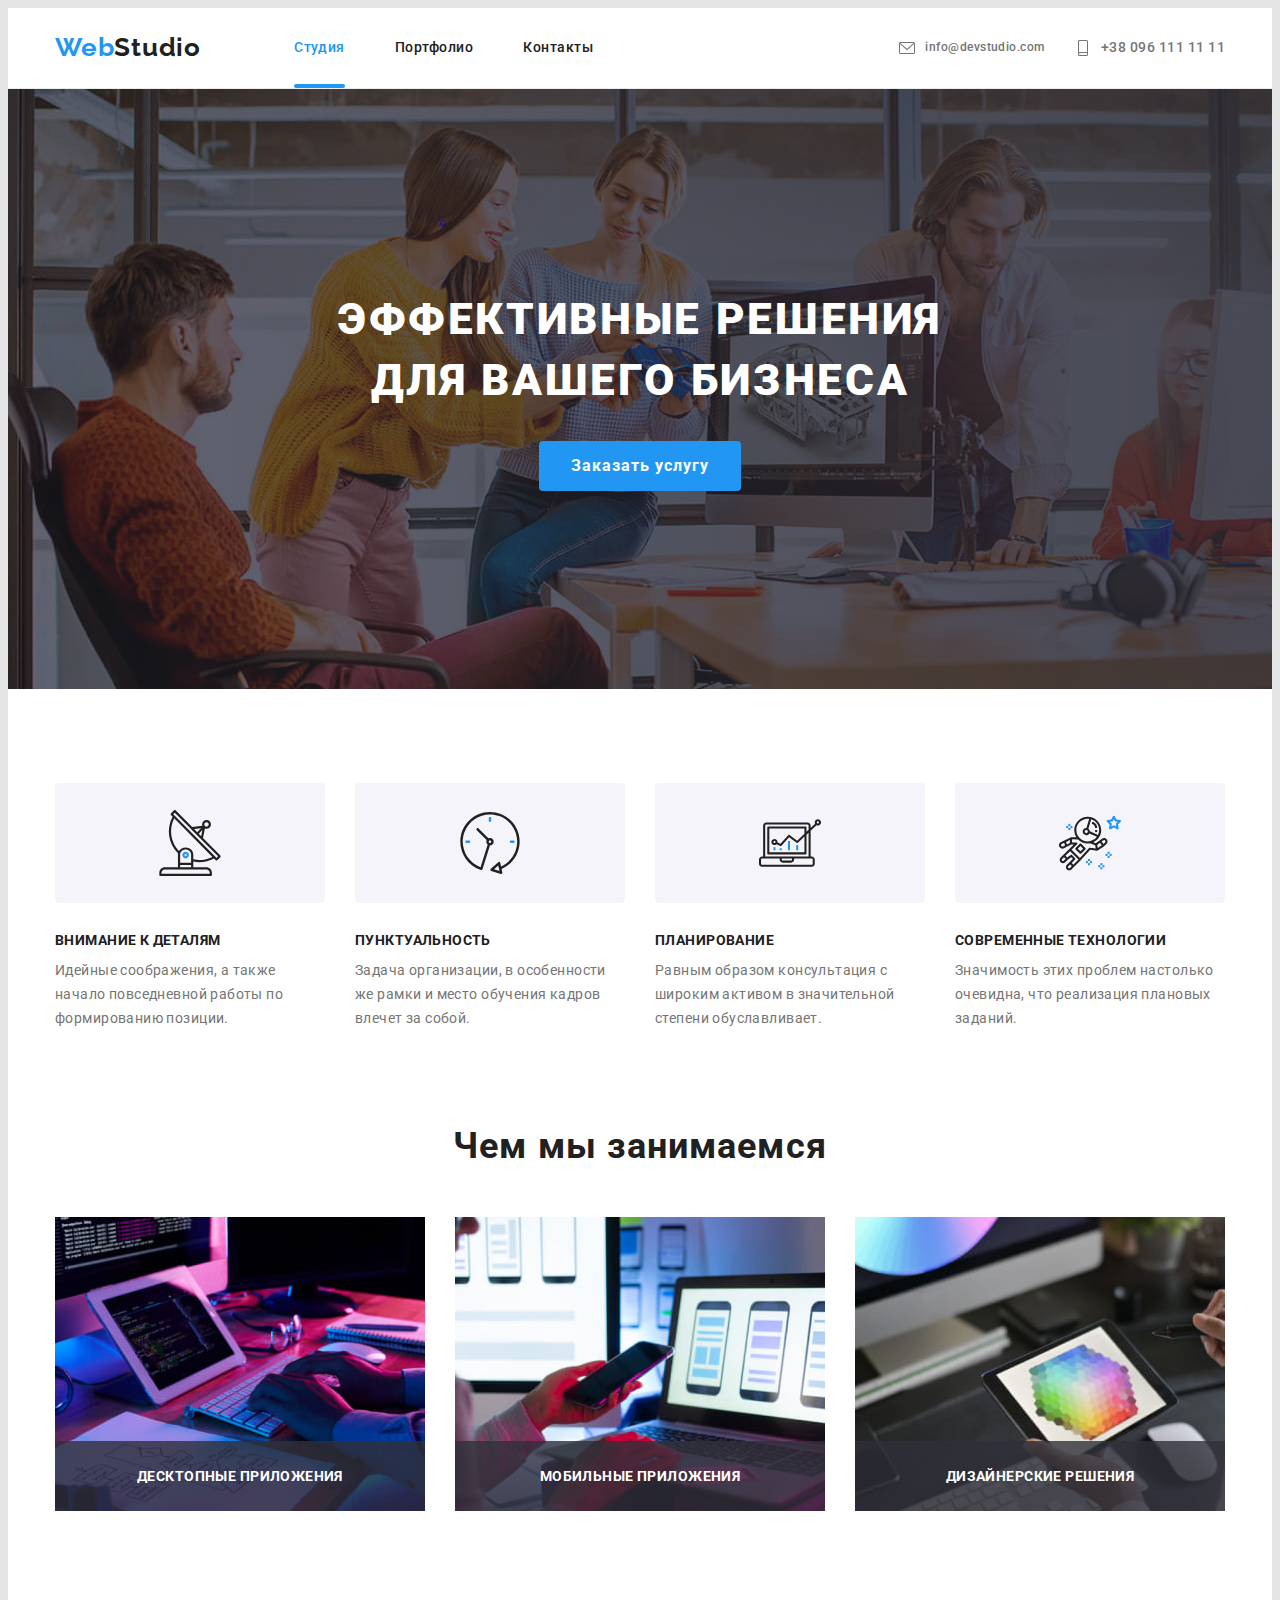
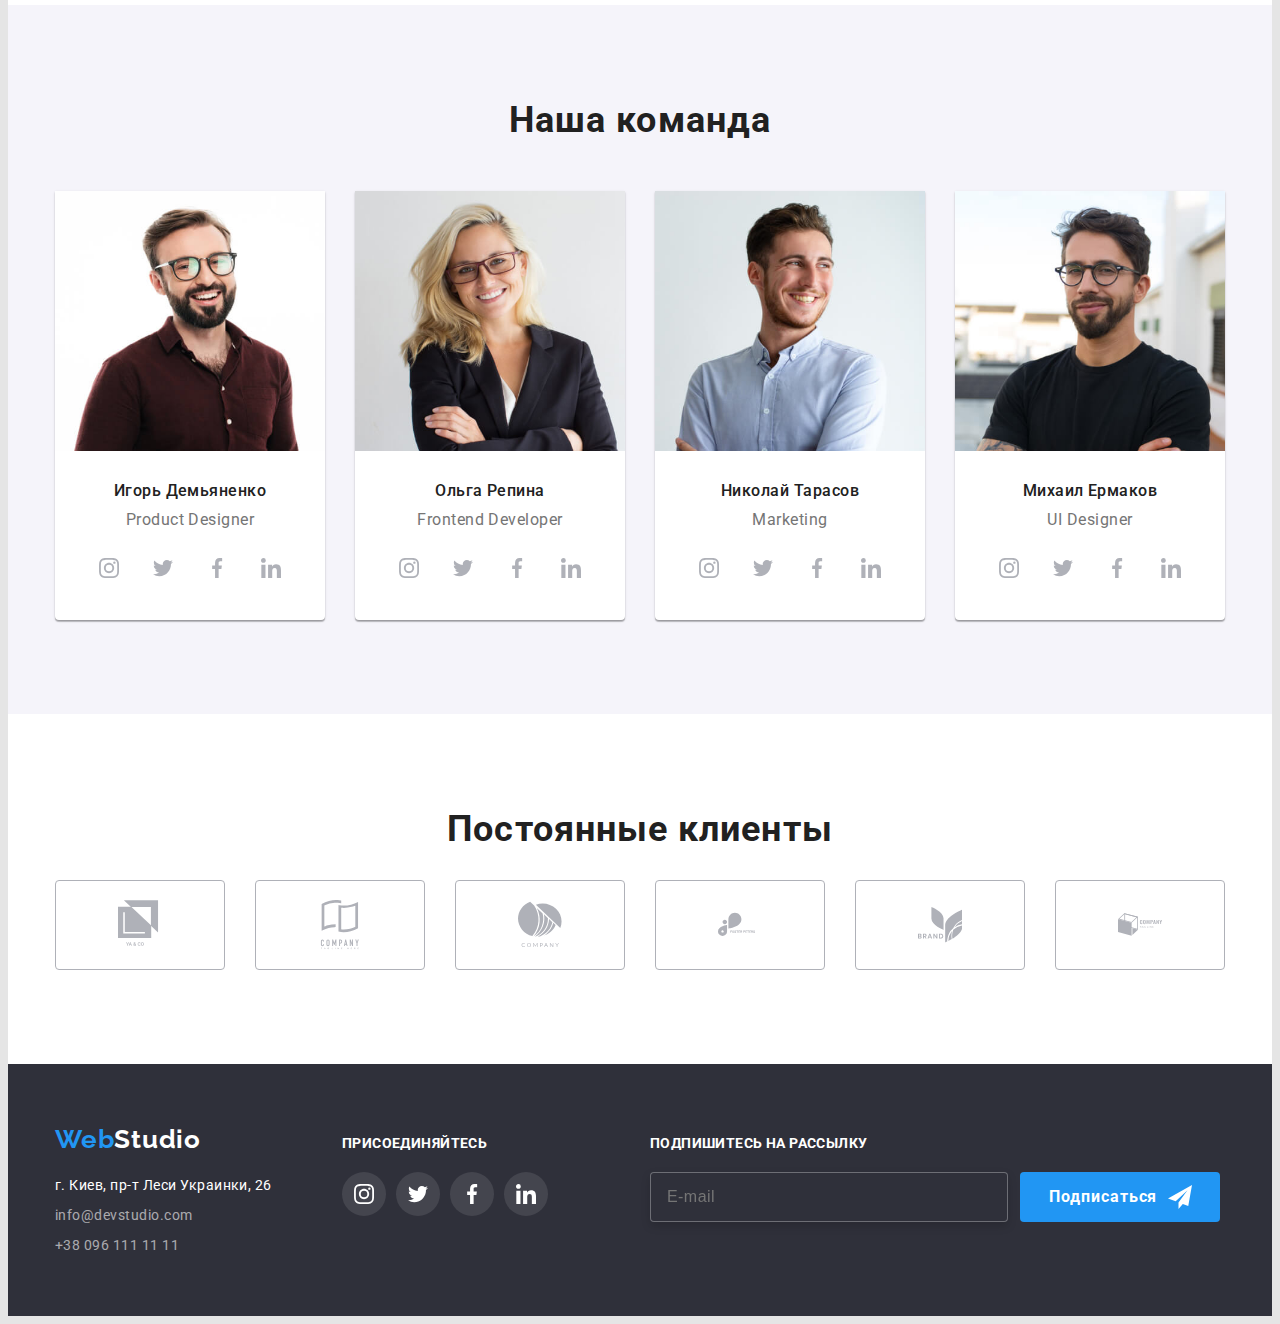
<file: index.html>
<!DOCTYPE html>
<html lang="ru">
  <head>
    <meta charset="UTF-8" />
    <meta name="viewport" content="width=device-width, initial-scale=1.0" />
    <title>WebStudio</title>
    <link href="https://fonts.googleapis.com/css2?family=Roboto:wght@400;500;700;900&display=swap" rel="stylesheet" />
    <link rel="stylesheet" href="https://cdnjs.cloudflare.com/ajax/libs/modern-normalize/1.0.0/modern-normalize.min.css"
        integrity="sha512-ISS7cAi1PEhQ8jnbJpJZMd29NlhNj4AWYyLOSp2CE/CsHxTCu+r+t0D2yoJudVrd0/8fTVPUVDzY5Tvli75u/g=="
        crossorigin="anonymous"/>
    <link rel="stylesheet" href="./css/main.min.css" />
  </head>

  <body>
    <header class="header">
      <div class="container header-list">
      <a class="logo link" href="./index.html"><span class="logo-web">Web</span>Studio</a>
      <nav>
        <ul class="site-nav list">
          <li class="item">
            <a href="./index.html" class="link current">Студия</a></li>
          <li class="item">
            <a href="./portfolio.html" class="link">Портфолио</a></li>
          <li class="item">
            <a href="#contacts" class="link">Контакты</a></li>
        </ul>
      </nav>

      <ul class="contacts list">
        <li class="item">
          <a class="mail link" href="mailto:info@devstudio.com">
            <svg class="icon-mail" style="height: 16px; width: 16px">
              <use href="./images/sprite.svg#mail">
              </use>
            </svg>info@devstudio.com</a>
        </li>
        <li class="item">
          <a class="phone link" href="tel:+380961111111">
            <svg class="icon-smartphone" style="height: 16px; width: 16px">
              <use href="./images/sprite.svg#smartphone"></use>
            </svg>+38 096 111 11 11</a>
        </li>
      </ul>
      </div>
      <svg class="mobile-menu-btn" data-menu-button>
        <use class="menu-open" href="./images/sprite.svg#menu-button"></use>
        <use class="menu-close" href="./images/sprite.svg#close-menu"></use>
      </svg>
      <div class="mobile-menu" data-menu>
        <ul class="mobile-menu-list" >
          <li class="mobile-menu-item">
            <a href="./index.html" class="mobile-menu-link link current">Студия</a></li>
          <li class="mobile-menu-item">
            <a href="./portfolio.html" class="mobile-menu-link link">Портфолио</a></li>
          <li class="mobile-menu-item">
            <a href="#contacts" class="mobile-menu-link link">Контакты</a></li>
        </ul>

        <ul class="contacts-mobile-list">
          <li class="contacts-menu-item">
            <a class="mail link" href="mailto:info@devstudio.com">
              <svg class="icon-mail" style="height: 16px; width: 16px">
                <use href="./images/sprite.svg#mail">
                </use>
              </svg>info@devstudio.com</a>
          </li>
          <li class="contacts-menu-item">
            <a class="phone link" href="tel:+380961111111">
              <svg class="icon-smartphone" style="height: 16px; width: 16px">
                <use href="./images/sprite.svg#smartphone"></use>
              </svg>+38 096 111 11 11</a>
          </li>
        </ul>
        
      </div>
      
    </header>

    <main>
      <section class="hero"> 
       <h1 class="mardgin-reset hero-title">Эффективные решения <br> для вашего бизнеса</h1>
       <button data-modal-open class="hero-button">Заказать услугу</button>
      </section>
      
      <div class="working">
        <section class="container">
          <ul class="work list">
            <li class="item">
              <h3 class="mardgin-reset small-title ikon-group">Внимание к деталям</h3>
              <p class="mardgin-reset">
            Идейные соображения, а также начало повседневной работы по
            формированию позиции.
              </p>
            </li>
            <li class="item">
              <h3 class="mardgin-reset small-title ikon-clock">Пунктуальность</h3>
              <p class="mardgin-reset">
            Задача организации, в особенности же рамки и место обучения кадров
            влечет за собой.
              </p>
            </li>
            <li class="item">
              <h3 class="mardgin-reset small-title ikon-diagram">Планирование</h3>
              <p class="mardgin-reset">
            Равным образом консультация с широким активом в значительной степени
            обуславливает.
              </p>
            </li>
            <li class="item">
              <h3 class="mardgin-reset small-title ikon-astronaut">Современные технологии</h3>
              <p class="mardgin-reset">
            Значимость этих проблем настолько очевидна, что реализация плановых
            заданий.
              </p>
            </li>
          </ul>
          <h2 class="mardgin-reset section-title work-title mobile-none">Чем мы занимаемся</h2>
          <ul class="img list mobile-none">
            <li class="item">
              <img src="./images/img.jpg" alt="img" width="370" height="294"/>
              <p class="img-item-name">Десктопные приложения</p>
            </li>
            <li class="item">
              <img src="./images/img(1).jpg" alt="img1" width="370" height="294" />
              <p class="img-item-name">Мобильные приложения</p>
            </li>
            <li class="item">
              <img src="./images/img(2).jpg" alt="img2" width="370" height="294" />
              <p class="img-item-name">Дизайнерские решения</p>
            </li>
          </ul>
        </section>
      </div>

      <div class="workers">
        <section class="container">
          <h2 class="mardgin-reset section-title comand">Наша команда</h2>
          <ul class="workers-team list">
        <li class="workers-list item">
          <img class="img" srcset="
          ./images/mobile/mobile/worker_1.jpg 1x, 
          ./images/mobile/mobile/worker_1@2x.jpg 2x" 
          src="./images/mobile/mobile/worker_1.jpg" 
          alt="Игорь Демьяненко">
             
          <h3 class="mardgin-reset name-title">Игорь Демьяненко</h3>
          <p class="mardgin-reset">Product Designer</p>
          <ul class="list social">
            <li class="item">
              <a class="social-icon" href="https://www.instagram.com/">
              <svg class="social-icon-item">
                <use href="./images/sprite.svg#instagram">
                </use>
              </svg></a></li>
            <li class="item">
              <a class="social-icon" href="https://twitter.com/">
                <svg class="social-icon-item" width="20"> 
                  <use href="./images/sprite.svg#twitter">
                  </use>
                </svg></a></li>
            <li class="item">
              <a class="social-icon" href="https://www.facebook.com/">
                <svg class="social-icon-item">
                  <use href="./images/sprite.svg#facebook">
                  </use>
                </svg></a></li>
            <li class="item">
              <a class="social-icon" href="https://www.linkedin.com/">
                <svg class="social-icon-item">
                  <use href="./images/sprite.svg#linkedin">
                  </use>
                </svg></a></li>
          </ul>
        </li>
        <li class="workers-list item">
          <img class="img" srcset="
                    ./images/mobile/mobile/worker_2.jpg 1x, 
                    ./images/mobile/mobile/worker_2@2x.jpg 2x" src="./images/mobile/mobile/worker_2.jpg" alt="Ольга Репина">
          <!-- <img src="./images/img(4).jpg" alt="Ольга Репина" width="270" height="260" /> -->
          <h3 class="mardgin-reset name-title">Ольга Репина</h3>
          <p class="mardgin-reset">Frontend Developer</p>
          <ul class="list social">
            <li class="item">
              <a class="social-icon" href="https://www.instagram.com/">
                <svg class="social-icon-item">
                  <use href="./images/sprite.svg#instagram">
                  </use>
                </svg></a></li>
            <li class="item">
              <a class="social-icon" href="https://twitter.com/">
                <svg class="social-icon-item">
                  <use href="./images/sprite.svg#twitter">
                  </use>
                </svg></a></li>
            <li class="item">
              <a class="social-icon" href="https://www.facebook.com/">
                <svg class="social-icon-item">
                  <use href="./images/sprite.svg#facebook">
                  </use>
                </svg></a></li>
            <li class="item">
              <a class="social-icon" href="https://www.linkedin.com/">
                <svg class="social-icon-item">
                  <use href="./images/sprite.svg#linkedin">
                  </use>
                </svg></a></li>
          </ul>
        </li>
        <li class="workers-list item">
          <img class="img" srcset="
            ./images/mobile/mobile/worker_3.jpg 1x, 
            ./images/mobile/mobile/worker_3@2x.jpg 2x" src="./images/mobile/mobile/worker_3.jpg"
            alt="Николай Тарасов">
          <!-- <img src="./images/img(5).jpg" alt="Николай Тарасов" width="270" height="260" /> -->
          <h3 class="mardgin-reset name-title">Николай Тарасов</h3>
          <p class="mardgin-reset">Marketing</p>
          <ul class="list social">
            <li class="item">
              <a class="social-icon" href="https://www.instagram.com/">
                <svg class="social-icon-item">
                  <use href="./images/sprite.svg#instagram">
                  </use>
                </svg></a></li>
            <li class="item">
              <a class="social-icon" href="https://twitter.com/">
                <svg class="social-icon-item">
                  <use href="./images/sprite.svg#twitter">
                  </use>
                </svg></a></li>
            <li class="item">
              <a class="social-icon" href="https://www.facebook.com/">
                <svg class="social-icon-item">
                  <use href="./images/sprite.svg#facebook">
                  </use>
                </svg></a></li>
            <li class="item">
              <a class="social-icon" href="hmbol-defsttps://www.linkedin.com/">
                <svg class="social-icon-item">
                  <use href="./images/sprite.svg#linkedin">
                  </use>
                </svg></a></li>
          </ul>
        </li>
        <li class="workers-list item">
          <img class="img" srcset="
            ./images/mobile/mobile/worker_4.jpg 1x, 
            ./images/mobile/mobile/worker_4@2x.jpg 2x" src="./images/mobile/mobile/worker_.jpg"
            alt="Михаил Ермаков">
          <!-- <img src="./images/img(6).jpg" alt="Михаил Ермаков" width="270" height="260" /> -->
          <h3 class="mardgin-reset name-title">Михаил Ермаков</h3>
          <p class="mardgin-reset">UI Designer</p>
          <ul class="list social">
            <li class="item">
              <a class="social-icon" href="https://www.instagram.com/">
                <svg class="social-icon-item">
                  <use href="./images/sprite.svg#instagram">
                  </use>
                </svg></a></li>
            <li class="item">
              <a class="social-icon" href="https://twitter.com/">
                <svg class="social-icon-item">
                  <use href="./images/sprite.svg#twitter">
                  </use>
                </svg></a></li>
            <li class="item">
              <a class="social-icon" href="https://www.facebook.com/">
                <svg class="social-icon-item">
                  <use href="./images/sprite.svg#facebook">
                  </use>
                </svg></a></li>
            <li class="item">
              <a class="social-icon" href="https://www.linkedin.com/">
                <svg class="social-icon-item">
                  <use href="./images/sprite.svg#linkedin">
                  </use>
                </svg></a></li>
          </ul>
        </li>
          </ul>
        </section>
      </div>
      <div class="clients">
        <section class="container">
          <h2 class="mardgin-reset section-title">Постоянные клиенты</h2>
          <ul class="list link-list">
            <li class="link-item">
              <div>
                <a class="link-item-logo" href="">
                    <svg class="icon-logo">
                      <use class="parametr" href="./images/sprite.svg#logo-1">
                      </use>
                    </svg></a>
                </div>
            </li>
            <li class="link-item">
              <div>
               <a class="link-item-logo" href="">
                <svg class="icon-logo">
                  <use class="parametr" href="./images/sprite.svg#logo-2">
                  </use>
                </svg></a>
              </div>
            </li>
            <li class="link-item">
              <div>
               <a class="link-item-logo" href="">
                <svg class="icon-logo">
                  <use class="parametr" href="./images/sprite.svg#logo-3">
                  </use>
                </svg></a>
              </div>
            </li>
            <li class="link-item">
              <div>
               <a class="link-item-logo" href="">
                <svg class="icon-logo">
                  <use class="parametr" href="./images/sprite.svg#logo-4">
                  </use>
                </svg></a>
              </div>
            </li>
            <li class="link-item">
              <div>
                <a class="link-item-logo" href="">
                <svg class="icon-logo">
                  <use class="parametr" href="./images/sprite.svg#logo-5">
                  </use>
                </svg></a>
              </div>
            </li>
            <li class="link-item">
              <div>
               <a class="link-item-logo" href="">
                <svg class="icon-logo">
                  <use class="parametr" href="./images/sprite.svg#logo-6">
                  </use>
                </svg></a>
              </div>
            </li>
            
          </ul>
        </section>
      </div> 
    </main>

    <footer class="contact" id="contacts">
      <section class="footer container">
        <h2 class="mardgin-reset visually-hidden">Контакты</h2>
      <ul class="list mobile">
        <li><a class="logo-white link" href="./index.html"><span class="logo-web">Web</span>Studio</a></li>
        <li><a class="address link" href="https://goo.gl/maps/WnVNhJ2JsG3J3h6x5" target="_blank" rel="noopener noreferer">
          г. Киев, пр-т Леси Украинки, 26</a></li>
        <li>
          <a class="footer-mail link" href="mailto:info@devstudio.com">info@devstudio.com</a>
        </li>
        <li>
          <a class="footer-phone link" href="tel:+380961111111">+38 096 111 11 11</a>
        </li>
      </ul>
      <div class="join">
        <p class="text-footer">присоединяйтесь</p>
        <ul class="list join-list">
        <li class="item">
          <a class="join-icon" href="https://www.instagram.com/">
            <svg class="icon">
              <use href="./images/sprite.svg#instagram">
              </use>
            </svg></a></li>
        <li class="item">
          <a class="join-icon" href="https://twitter.com/">
            <svg class="icon" width="20">
              <use href="./images/sprite.svg#twitter">
              </use>
            </svg></a></li>
        <li class="item">
          <a class="join-icon" href="https://www.facebook.com/">
            <svg class="icon">
              <use href="./images/sprite.svg#facebook">
              </use>
            </svg></a></li>
        <li class="item">
          <a class="join-icon" href="https://www.linkedin.com/">
            <svg class="icon">
              <use href="./images/sprite.svg#linkedin">
              </use>
            </svg></a></li>
        </ul>
      </div>
      <div class="join input">
        <p class="text-footer">Подпишитесь на рассылку</p>
        <form class="form-mobile">
          <input class="join-input" name="email" type="email" placeholder="E-mail" required>
          <button class="join-button">
          <svg class="icon-send">
            <use href="./images/sprite.svg#send-modal">
            </use>
          </svg>
          Подписаться</button>
        </form>
      </div>
      </section>
    </footer>

    <div class="backdrop is-hidden" data-backdrop>
      <div class="modal">
        <button class="modal-button" data-modal-close>
          <svg class="close-button" width="12" height="12">
            <use href="./images/sprite.svg#close-modal">
            </use>
          </svg>
          <!-- <img class="close-button" src="./images/Vector.svg" alt="x"> -->
        </button>
        <h2 class="modal-name">Оставьте свои данные, мы вам перезвоним</h2>
        <form class="form" autocomplete="off">
          <label class="form-field">
            <span class="form-label">Имя</span>
            <input class="form-input" name="name" type="text" placeholder=" " pattern="^[А-Яа-яЁё\s]+$" required>
            <svg class="icon-input" width="12" height="12">
              <use href="./images/sprite.svg#name-modal">
              </use>
            </svg>
          </label>
          <label class="form-field">
            <span class="form-label">Телефон</span>
            <input class="form-input" name="name" type="tel" placeholder=" " required>
            <svg class="icon-input" width="12" height="12">
              <use href="./images/sprite.svg#phone-modal">
              </use>
            </svg>
          </label>
          <label class="form-field">
            <span class="form-label">Почта</span>
            <input class="form-input" name="name" type="email" placeholder=" " required>
            <svg class="icon-input" width="12" height="12">
              <use href="./images/sprite.svg#mail-modal">
              </use>
            </svg>
            
          </label>
          
          <label class="form-field">
            <span class="form-label">Комментарий</span>
            <textarea class="form-input form-textarea" name="comment" rows="6" cols="45"
             placeholder="Введите текст"></textarea>
          </label>
          <label class="modal-checkbox">
            <input class="checkbox visually-hidden" name="checkbox" type="checkbox" required>
            <span class="icon-checkbox"></span>
            Соглашаюсь с рассылкой и принимаю
            <a href="#"> Условия договора</a>
          </label>
          <button class="send-btn">Отправить</button>
        </form>
      </div>
    </div>
        <script src="./js/modal.js"></script>
        <script src="./js/menu-mobile.js"></script>
  </body> 
</html>
</file>
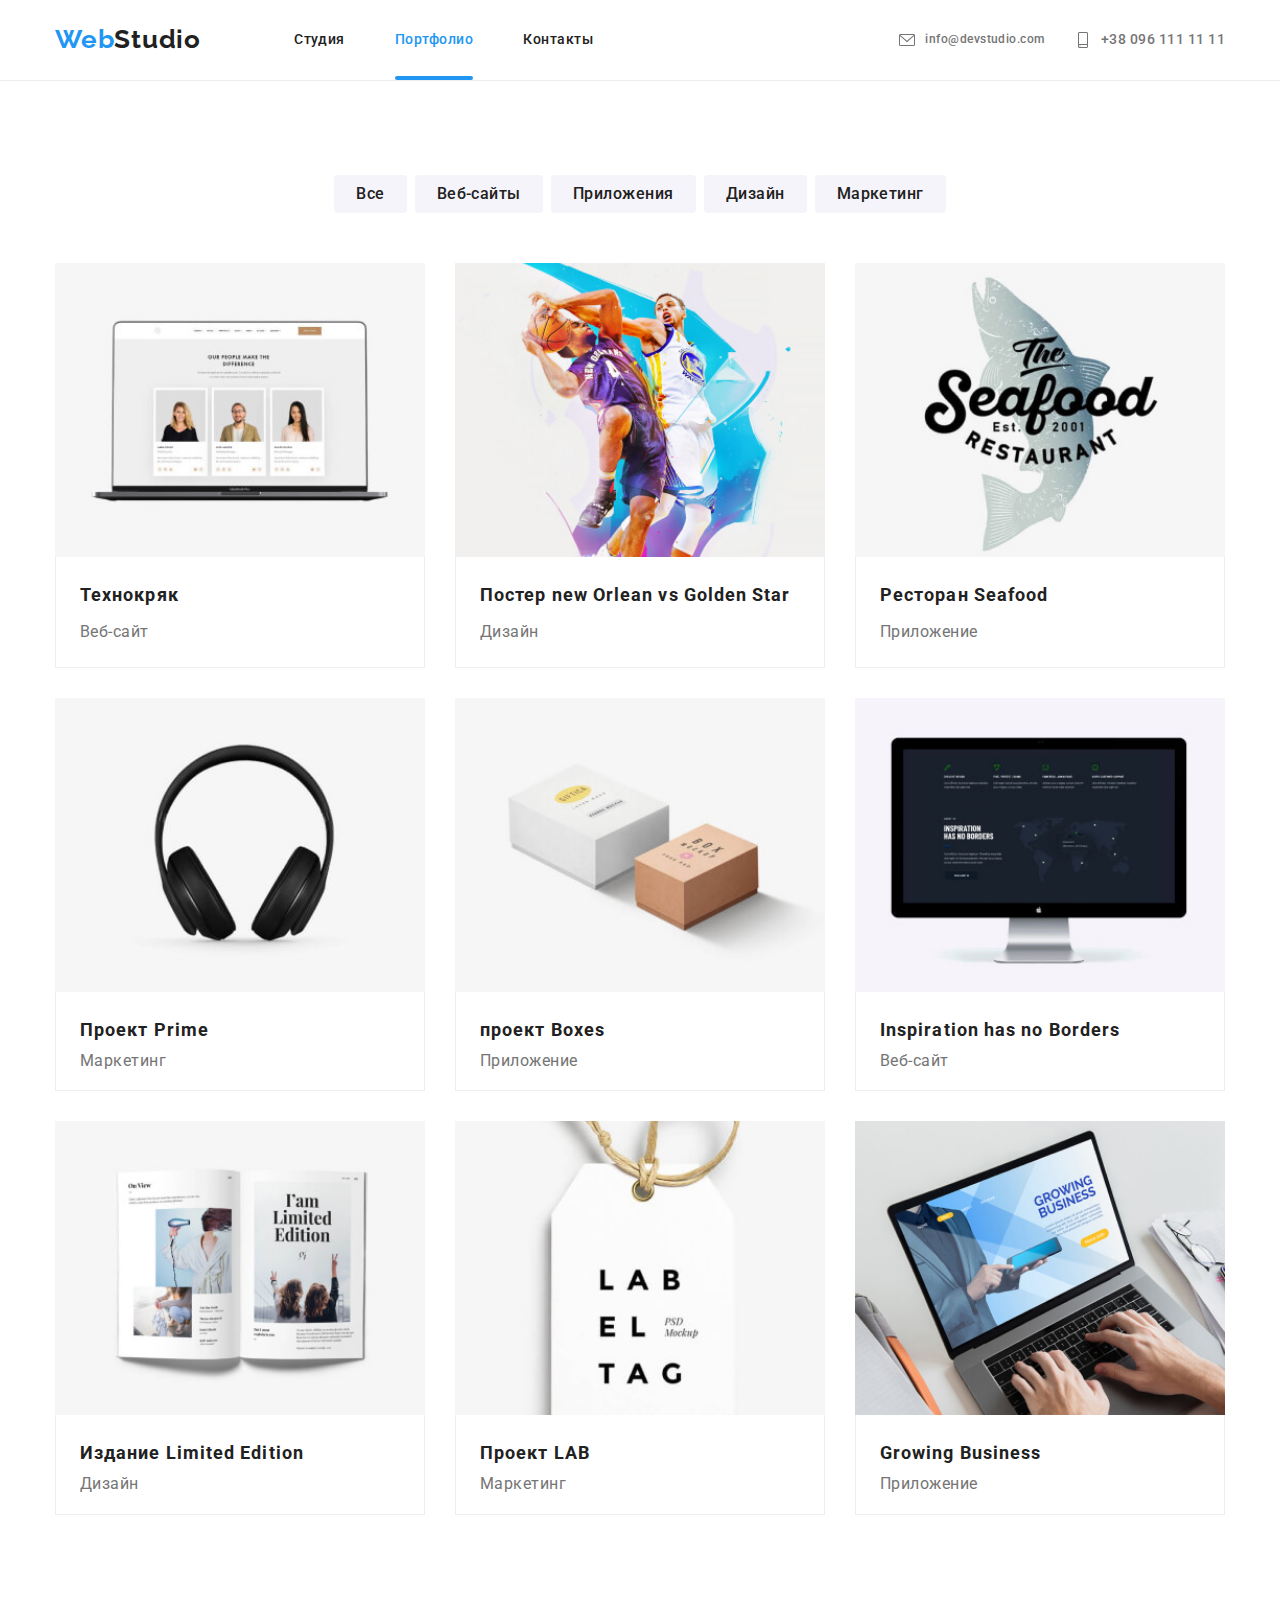
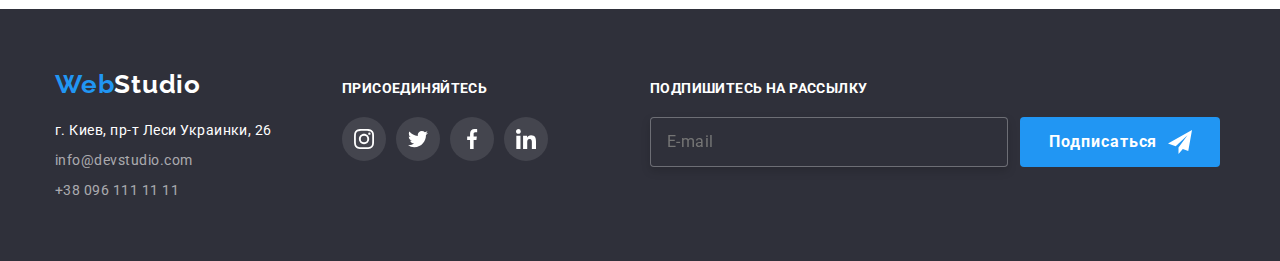
<file: portfolio.html>
<!DOCTYPE html>
<html lang="en">
<head>
    <meta charset="UTF-8">
    <meta name="viewport" content="width=device-width, initial-scale=1.0">
    <title>Portfolio</title>
    <link rel="stylesheet" href="https://cdnjs.cloudflare.com/ajax/libs/modern-normalize/1.0.0/modern-normalize.css">
    <link href="https://fonts.googleapis.com/css2?family=Roboto:wght@400;500;700;900&display=swap" rel="stylesheet">
    
    <link rel="stylesheet" href="./css/main.min.css" />
</head>
<body>
    <header class="header">
        <div class="container header-list">
            <a class="logo link" href="./index.html"><span class="logo-web">Web</span>Studio</a>
            <nav>
                <ul class="site-nav list">
                    <li class="item">
                        <a href="./index.html" class="link ">Студия</a>
                    </li>
                    <li class="item">
                        <a href="./portfolio.html" class="link current">Портфолио</a>
                    </li>
                    <li class="item">
                        <a href="#contacts" class="link">Контакты</a>
                    </li>
                </ul>
            </nav>
    
            <ul class="contacts list">
                <li class="item">
                    <a class="mail link" href="mailto:info@devstudio.com">
                        <svg class="icon-mail" style="height: 16px; width: 16px">
                            <use href="./images/sprite.svg#mail">
                            </use>
                        </svg>info@devstudio.com</a>
                </li>
                <li class="item">
                    <a class="phone link" href="tel:+380961111111">
                        <svg class="icon-smartphone" style="height: 16px; width: 16px">
                            <use href="./images/sprite.svg#smartphone"></use>
                        </svg>+38 096 111 11 11</a>
                </li>
            </ul>
        </div>
        <svg class="mobile-menu-btn" data-menu-button>
            <use class="menu-open" href="./images/sprite.svg#menu-button"></use>
            <use class="menu-close" href="./images/sprite.svg#close-menu"></use>
        </svg>
        <div class="mobile-menu" data-menu>
            <ul class="mobile-menu-list">
                <li class="mobile-menu-item">
                    <a href="./index.html" class="mobile-menu-link link ">Студия</a>
                </li>
                <li class="mobile-menu-item">
                    <a href="./portfolio.html" class="mobile-menu-link link current">Портфолио</a>
                </li>
                <li class="mobile-menu-item">
                    <a href="#contacts" class="mobile-menu-link link">Контакты</a>
                </li>
            </ul>
    
            <ul class="contacts-mobile-list">
                <li class="contacts-menu-item">
                    <a class="mail link" href="mailto:info@devstudio.com">
                        <svg class="icon-mail" style="height: 16px; width: 16px">
                            <use href="./images/sprite.svg#mail">
                            </use>
                        </svg>info@devstudio.com</a>
                </li>
                <li class="contacts-menu-item">
                    <a class="phone link" href="tel:+380961111111">
                        <svg class="icon-smartphone" style="height: 16px; width: 16px">
                            <use href="./images/sprite.svg#smartphone"></use>
                        </svg>+38 096 111 11 11</a>
                </li>
            </ul>
    
        </div>
    
    </header>

    <div class="main">
        <div class="container">
     <ul class="head list">
        <li class="item"><a class="link main-button" href="">Все</a></li>
        <li class="item"><a class="link main-button" href="">Веб-сайты</a></li>
        <li class="item"><a class="link main-button" href="">Приложения</a></li>
        <li class="item"><a class="link main-button" href="">Дизайн</a></li>
        <li class="item"><a class="link main-button" href="">Маркетинг</a></li>
     </ul>
      
     <ul class="portfolio list ">
        
        <li class="list-item">
            <a class="item" href="">
                <div class="overlay-img">
                    <img class="img" srcset="
                        ./images/tablet/tablet/img1.jpg 1x, 
                        ./images/tablet/tablet/img1@2x.jpg 2x" 
                        src="./images/tablet/tablet/img1.jpg" alt="example-1">
                   <!-- <img class="img" src="./images/img(7).jpg" alt="example-1" width="370" height="294"> -->
                   <p class="overlay">Технокряк это современная площадка распространения коронавируса. Компании используют эту платформу для цифровогошпионажа и атак на защищённые сервера конкурентов.</p>
                </div>
                <div class="description">
                   <h2 class="example mardgin-reset">Технокряк</h2>
                   <p class="mardgin-reset category">Веб-сайт</p>
                </div>
            </a>
        </li>
    
        <li class="list-item">
            <a class="item" href="">
                <div class="overlay-img">
                    <img class="img" srcset="
                    ./images/tablet/tablet/img2.jpg 1x, 
                    ./images/tablet/tablet/img2@2x.jpg 2x" 
                    src="./images/mobile/mobile/img2.jpg" alt="example-2">
                <!-- <img class="img" src="./images/img8.jpg" alt="example-2" width="370" height="294"> -->
            <p class="overlay">Технокряк это современная площадка распространения коронавируса. Компании используют эту платформу для цифрового шпионажа и атак на защищённые сервера конкурентов.</p>
            </div>
                <div class="description">
                    <h2 class="example mardgin-reset">Постер new Orlean vs Golden Star</h2>
                    <p class="mardgin-reset category">Дизайн</p>
                    
                </div>
            </a>
        </li>
    
        <li class="list-item">
            <a class="item" href="">
              <div class="overlay-img">
                <img class="img" srcset="
                    ./images/tablet/tablet/img3.jpg 1x, 
                    ./images/tablet/tablet/img3@2x.jpg 2x" src="./images/tablet/tablet/img3.jpg" alt="example-3">
                 <!-- <img class="img" src="./images/img9.jpg" alt="example-3" width="370" height="294"> -->
                 <p class="overlay">Технокряк это современная площадка распространения коронавируса. Компании используют эту платформу для цифрового шпионажа и атак на защищённые сервера конкурентов.</p>
              </div>
              <div class="description">
                <h2 class="example mardgin-reset">Ресторан Seafood</h2>
                <p class="mardgin-reset category">Приложение</p>
              </div>
            </a>
        </li>
    
        <li class="list-item">
            <a class="item" href="">
                <div class="overlay-img">
                    <img class="img" srcset="
                        ./images/tablet/tablet/img4.jpg 1x, 
                        ./images/tablet/tablet/img4@2x.jpg 2x" src="./images/tablet/tablet/img4.jpg" alt="example-4">
            <!-- <img class="img" src="./images/img10.jpg" alt="example-4" width="370" height="294"> -->
            <p class="overlay">Технокряк это современная площадка распространения коронавируса. Компании используют эту платформу для цифрового шпионажа и атак на защищённые сервера конкурентов.</p>
        </div>
            <div class="description">
                <h2 class="example mardgin-reset">Проект Prime</h2>
                <p class="mardgin-reset">Маркетинг</p>  
            </div>
            </a>
        </li>
    
        <li class="list-item">
            <a class="item" href="">
                <div class="overlay-img">
                    <img class="img" srcset="
                        ./images/tablet/tablet/img5.jpg 1x, 
                        ./images/tablet/tablet/img5@2x.jpg 2x" src="./images/tablet/tablet/img5.jpg" alt="example-5">
            <!-- <img class="img" src="./images/img11.jpg" alt="example-5" width="370" height="294"> -->
            <p class="overlay">Технокряк это современная площадка распространения коронавируса. Компании используют эту платформу для цифрового шпионажа и атак на защищённые сервера конкурентов.</p></div>
            <div class="description">
                <h2 class="example mardgin-reset">проект Boxes</h2>
                <p class="mardgin-reset">Приложение</p>
            </div>
            </a>
        </li>
    
        <li class="list-item">
            <a class="item" href="">
                <div class="overlay-img">
                    <img class="img" srcset="
                        ./images/tablet/tablet/img6.jpg 1x, 
                        ./images/tablet/tablet/img6@2x.jpg 2x" src="./images/tablet/tablet/img6.jpg" alt="example-6">
            <!-- <img class="img" src="./images/img12.jpg" alt="example-6" width="370" height="294"> -->
            <p class="overlay">Технокряк это современная площадка распространения коронавируса. Компании используют эту платформу для цифрового шпионажа и атак на защищённые сервера конкурентов.</p></div>
            <div class="description">
                <h2 class="example mardgin-reset">Inspiration has no Borders</h2>
                <p class="mardgin-reset">Веб-сайт</p>
                
            </div>
            </a>
        </li>
    
        <li class="list-item">
            <a class="item" href="">
                <div class="overlay-img">
                    <img class="img" srcset="
                        ./images/tablet/tablet/img7.jpg 1x, 
                        ./images/tablet/tablet/img7@2x.jpg 2x" src="./images/tablet/tablet/img7.jpg" alt="example-7">
            <!-- <img class="img" src="./images/img13.jpg" alt="example-7" width="370" height="294"> -->
            <p class="overlay">Технокряк это современная площадка распространения коронавируса. Компании используют эту платформу
                для цифрового
                шпионажа и атак на защищённые сервера конкурентов.</p></div>
            <div class="description">
                <h2 class="example mardgin-reset">Издание Limited Edition</h2>
                <p class="mardgin-reset">Дизайн</p>
                
            </div>
            </a>
        </li>
    
        <li class="list-item">
            <a class="item" href="">
                <div class="overlay-img">
                    <img class="img" srcset="
                        ./images/tablet/tablet/img8.jpg 1x, 
                        ./images/tablet/tablet/img8@2x.jpg 2x" src="./images/tablet/tablet/img8.jpg" alt="example-8">
            <!-- <img class="img" src="./images/img14.jpg" alt="example-8" width="370" height="294"> -->
            <p class="overlay">Технокряк это современная площадка распространения коронавируса. Компании используют эту платформу
                для цифрового
                шпионажа и атак на защищённые сервера конкурентов.</p>
            </div>
            <div class="description">
                <h2 class="example mardgin-reset">Проект LAB</h2>
                <p class="mardgin-reset">Маркетинг</p>
                
            </div>
            </a>
        </li>
    
        <li class="list-item">
            <a class="item" href="">
            <div class="overlay-img">
                <img class="img" srcset="
                    ./images/tablet/tablet/img9.jpg 1x, 
                    ./images/tablet/tablet/img9@2x.jpg 2x" src="./images/tablet/tablet/img9.jpg" alt="example-9">
                <!-- <img class="img" src="./images/img15.jpg" alt="example-9" width="370" height="294"> -->
                <p class="overlay">Технокряк это современная площадка распространения коронавируса. Компании используют эту платформу
                для цифрового на защищённые сервера конкурентов.</p>
              </div>
              <div class="description">
                <h2 class="example mardgin-reset">Growing Business</h2>
                <p class="mardgin-reset">Приложение</p>
              </div>
            </a>
        </li>
     </ul>
    </div>
    </div>
    <footer class="contact" id="contacts">
        <section class="footer container">
            <h2 class="mardgin-reset visually-hidden">Контакты</h2>
            <ul class="list mobile">
                <li><a class="logo-white link" href="./index.html"><span class="logo-web">Web</span>Studio</a></li>
                <li><a class="address link" href="https://goo.gl/maps/WnVNhJ2JsG3J3h6x5" target="_blank"
                        rel="noopener noreferer">
                        г. Киев, пр-т Леси Украинки, 26</a></li>
                <li>
                    <a class="footer-mail link" href="mailto:info@devstudio.com">info@devstudio.com</a>
                </li>
                <li>
                    <a class="footer-phone link" href="tel:+380961111111">+38 096 111 11 11</a>
                </li>
            </ul>
            <div class="join">
                <p class="text-footer">присоединяйтесь</p>
                <ul class="list join-list">
                    <li class="item">
                        <a class="join-icon" href="https://www.instagram.com/">
                            <svg class="icon">
                                <use href="./images/sprite.svg#instagram">
                                </use>
                            </svg></a></li>
                    <li class="item">
                        <a class="join-icon" href="https://twitter.com/">
                            <svg class="icon" width="20">
                                <use href="./images/sprite.svg#twitter">
                                </use>
                            </svg></a></li>
                    <li class="item">
                        <a class="join-icon" href="https://www.facebook.com/">
                            <svg class="icon">
                                <use href="./images/sprite.svg#facebook">
                                </use>
                            </svg></a></li>
                    <li class="item">
                        <a class="join-icon" href="https://www.linkedin.com/">
                            <svg class="icon">
                                <use href="./images/sprite.svg#linkedin">
                                </use>
                            </svg></a></li>
                </ul>
            </div>
            <div class="join input">
                <p class="text-footer">Подпишитесь на рассылку</p>
                <form class="form-mobile">
                    <input class="join-input" name="email" type="email" placeholder="E-mail" required>
                    <button class="join-button">
                        <svg class="icon-send">
                            <use href="./images/sprite.svg#send-modal">
                            </use>
                        </svg>
                        Подписаться</button>
                </form>
            </div>
        </section>
    </footer>
    <script src="./js/menu-mobile.js"></script>
</body>
</html>
</file>
<file: css/main.min.css>
:root{--main-text-color: #757575;--second-text-color: #212121;--hover-text-color: #2196f3;--main-background-color: #e5e5e5;--hero-title-color: #ffffff;--footer-color: #ffffff;--border-color: #eeeeee;--background-header-color: #ffffff;--background-working-color: #e5e5e5;--background-color-footer: #2f303a;--bgc-logo: #f5f4fa;--transition-duration: 250ms;--transition-timing-function: cubic-bezier(0.4, 0, 0.2, 1)}@font-face{font-family:"Raleway";font-style:normal;font-weight:700;src:url("../fonts/raleway/raleway-v18-latin-700.eot");src:local(""),url("../fonts/raleway/raleway-v18-latin-700.eot?#iefix") format("embedded-opentype"),url("../fonts/raleway/raleway-v18-latin-700.woff2") format("woff2"),url("../fonts/raleway/raleway-v18-latin-700.woff") format("woff"),url("../fonts/raleway/raleway-v18-latin-700.ttf") format("truetype"),url("../fonts/raleway/raleway-v18-latin-700.svg#Raleway") format("svg")}html{box-sizing:border-box}*,*::before,*::after{box-sizing:inherit}body{overflow-x:hidden;font-family:"Roboto", sans-serif;font-size:14px;font-weight:400;color:var(--main-text-color);background-color:var(--main-background-color)}.mardgin-reset{margin-top:0;margin-bottom:0}img{display:block;width:100%}.link{text-decoration:none}.container{margin-right:auto;margin-left:auto;width:100%;padding-right:15px;padding-left:15px}@media screen and (max-width: 477px){.container{max-width:450px}}@media screen and (min-width: 768px){.container{width:768px}}@media screen and (min-width: 1200px){.container{width:1200px}}@media screen and (max-width: 1199px){.mobile-none{display:none}}.logo{color:var(--second-text-color);font-family:"Raleway";font-weight:700;font-size:24px;line-height:1.2;letter-spacing:0.03em;padding-top:16px;padding-bottom:16px}@media screen and (min-width: 768px){.logo{font-size:26px;padding-top:24px;padding-bottom:25px}}.logo:focus{color:var(--second-text-color)}.logo-web{color:var(--hover-text-color)}.mobile-menu-btn{display:block;right:23px;top:50%;transform:translateY(-50%);width:40px;height:40px;padding:10px}@media screen and (max-width: 767px){.mobile-menu-btn{position:absolute}}@media screen and (min-width: 768px){.mobile-menu-btn{display:none}}.mobile-menu-btn:hover .menu-close,.mobile-menu-btn:hover .menu-open{fill:var(--hover-text-color)}.mobile-menu-btn:focus .menu-close,.mobile-menu-btn:focus .menu-open{fill:var(--hover-text-color)}.menu-close{display:none;margin:10px}.menu-open{width:24px}.mobile-menu-btn.is-open .menu-open{opacity:0;visibility:hidden;display:none}.mobile-menu-btn.is-open .menu-close{opacity:1;visibility:visible;display:block}.mobile-menu{z-index:5;position:absolute;top:100%;width:100%;background-color:var(--background-header-color);padding-top:60px;padding-bottom:60px;border:1px solid #ececec;opacity:0;visibility:hidden}@media screen and (min-width: 768px){.mobile-menu{display:none}}.mobile-menu.is-open{opacity:1;visibility:visible}.mobile-menu-list,.contacts-mobile-list{padding:0;margin:0;text-align:center}.contacts-mobile-list{margin-top:60px}.mobile-menu-item:not(:last-child){margin-bottom:40px}.contacts-menu-item{display:block;text-decoration:none;color:var(--main-text-color)}.contacts-menu-item:not(:last-child){margin-bottom:16px}.mobile-menu-link{display:inline-block;font-style:normal;font-weight:500;font-size:18px;line-height:1.17;letter-spacing:0.02em;color:#212121}.mobile-menu-link:hover,.mobile-menu-link:focus{color:var(--hover-text-color)}.mobile-menu-link.current{color:var(--hover-text-color)}.contacts{padding:0;margin-left:54px;background-color:inherit}@media screen and (max-width: 767px){.contacts{display:none}}@media screen and (min-width: 1200px){.contacts{display:flex;margin-left:auto}}.contacts .item{display:inline-flex;font-size:12px;line-height:1.14;align-items:line}@media screen and (min-width: 1200px){.contacts .item+.item{margin-left:30px;font-size:14px}}.mail{display:inline-flex;align-items:center;color:var(--main-text-color);transition:color var(--transition-duration) var(--transition-timing-function)}.mail:hover,.mail:focus{color:var(--hover-text-color);transition:color var(--transition-duration)}.phone{display:inline-flex;align-items:center;color:var(--main-text-color);transition:color var(--transition-duration) var(--transition-timing-function)}.phone:hover,.phone:focus{color:var(--hover-text-color);transition:color var(--transition-duration)}.icon-mail{display:flex;fill:var(--main-text-color);padding-left:0px;margin-right:10px}.mail:hover .icon-mail,.mail:focus .icon-mail{fill:var(--hover-text-color)}.icon-smartphone{display:flex;fill:var(--main-text-color);padding-left:0px;margin-right:10px}.phone:hover .icon-smartphone,.phone:focus .icon-smartphone{fill:var(--hover-text-color)}.backdrop{display:block;position:fixed;top:0;left:0;width:100%;height:100%;background-color:rgba(0,0,0,0.2);transform:scale(1);transition-duration:1s;transition-timing-function:var(--transition-duration) var(--transition-timing-function)}.backdrop.is-hidden{visibility:hidden;opacity:0;pointer-events:none;transform:scale(2);transition-duration:1s;transition-timing-function:var(--transition-duration) var(--transition-timing-function)}.modal{position:absolute;display:block;top:50%;left:50%;transform:translate(-50%, -50%);transition-timing-function:var(--transition-duration) var(--transition-timing-function);padding:40px;width:100%;box-shadow:0px 1px 3px rgba(0,0,0,0.12),0px 1px 1px rgba(0,0,0,0.14),0px 2px 1px rgba(0,0,0,0.2);border-radius:4px;background-color:var(--background-header-color)}@media screen and (max-width: 1199px){.modal{max-width:450px;overflow:auto}}@media screen and (min-width: 1200px){.modal{width:528px;height:581px}}.modal-button{position:absolute;top:0;right:0;display:flex;text-align:center;align-items:center;height:30px;width:30px;padding:8px;background-color:#ffffff;border-radius:50%;border:1px solid rgba(0,0,0,0.1);cursor:pointer;margin-top:8px;margin-right:8px}.modal-name{padding:0;margin:0;margin-bottom:12px;font-weight:700;font-size:20px;line-height:1.15;text-align:center;letter-spacing:0.03em;color:#212121}.close-button{display:block;height:11px;width:11px;padding:0;fill:#000}.modal-button:hover .close-button{fill:var(--hover-text-color)}.form-field{position:relative}.form-input{font:inherit;height:40px;width:100%;border:1px solid rgba(33,33,33,0.2);border-radius:4px;padding-left:42px;margin-bottom:10px}.form-input:focus{border-color:#2196f3;outline:#2196f3}.form-label{display:block;margin-bottom:4px;font-size:12px;line-height:1.2;letter-spacing:0.01em;color:#757575}.icon-input{position:absolute;display:block;bottom:0;transform:translateY(-25%);margin-left:15px;fill:#212121}.form-input:focus ~ .icon-input{fill:var(--hover-text-color)}.form-textarea{display:block;padding-left:16px;padding-right:16px;padding-top:12px;padding-bottom:12px;height:120px;resize:none;margin:0}.form-field textarea::placeholder{font-size:12px;color:rgba(117,117,117,0.5)}.modal-checkbox{display:block;align-items:center;margin-top:20px;margin-bottom:30px;font-size:12px;line-height:1.17;letter-spacing:0.03em;color:#757575;transform:var(--transition-duration) var(--transition-timing-function)}@media screen and (min-width: 1200px){.modal-checkbox{font-size:14px;line-height:1.75;margin-left:14px}}.modal-checkbox a{color:var(--hover-text-color);margin-left:5px}.checkbox{position:absolute}.icon-checkbox{display:inline-block;margin-right:7px;height:15px;width:16px;border:2px solid black;border-radius:4px}.checkbox:checked+.icon-checkbox{background-image:url(../images/icon-check.svg);background-size:contain;background-origin:border-box;border-color:var(--hover-text-color);background-color:var(--hover-text-color)}.send-btn{margin-left:auto;margin-right:auto;display:block;min-width:200px;height:50px;padding:10px 32px;border-radius:4px;border:0px;color:var(--hero-title-color);background-color:var(--hover-text-color);cursor:pointer;font-family:inherit;font-weight:700;font-size:16px;line-height:1.87;text-align:center;letter-spacing:0.06em;text-decoration:none;transition:color var(--transition-duration),background-color var(--transition-timing-function)}.form-mobile{position:relative}@media screen and (max-width: 767px){.form-mobile{display:block;margin-left:auto;margin-right:auto}}@media screen and (min-width: 1200px){.form-mobile{display:flex}}.join-input{height:50px;padding-left:16px;margin-right:auto;background-color:var(--background-color-footer);border:1px solid rgba(255,255,255,0.3);filter:drop-shadow(0px 4px 4px rgba(0,0,0,0.15));border-radius:4px;font-size:16px;line-height:1.25;letter-spacing:0.03em;color:rgba(255,255,255,0.6);overflow:border var(--hover-text-color)}@media screen and (max-width: 767px){.join-input{width:100%;max-width:450px;margin-bottom:20px}}@media screen and (min-width: 768px){.join-input{width:450px;margin-bottom:20px}}@media screen and (min-width: 1200px){.join-input{width:358px;margin-right:12px}}.join-button{position:relative;display:block;height:50px;margin-left:auto;margin-right:auto;padding-left:29px;padding-top:10px;padding-bottom:10px;fill:var(--transition-duration) var(--transition-timing-function);min-width:200px;border-radius:4px;border:0px;color:var(--hero-title-color);background-color:var(--hover-text-color);cursor:pointer;font-family:inherit;font-weight:700;font-size:16px;line-height:1.87;text-align:left;letter-spacing:0.06em;text-decoration:none;transition:color var(--transition-duration),background-color var(--transition-timing-function)}@media screen and (min-width: 1200px){.join-button{position:absolute;right:0;transform:translateX(100%)}}.icon-send{position:absolute;width:24px;height:24px;top:50%;right:28px;transform:translateY(-50%);fill:var(--footer-color)}.header{position:relative;background-color:var(--background-header-color);color:var(--second-text-color);font-weight:500;line-height:1.14;letter-spacing:0.02em;border-bottom:1px solid #ececec}.header-list{display:flex;align-items:center}.list{list-style:none;padding-left:0}.site-nav{display:flex;padding:0;margin-left:93px;margin-top:0;margin-right:0;margin-bottom:0}@media screen and (max-width: 767px){.site-nav{display:none}}@media screen and (min-width: 768px) and (max-width: 1199px){.site-nav{margin-left:88px}}.site-nav .item{font-size:14px;line-height:1.14}.site-nav .item+.item{margin-left:50px}.site-nav .link{display:block;padding-top:32px;color:var(--second-text-color);transition:color var(--transition-duration) var(--transition-timing-function)}.site-nav .link:hover,.site-nav .link:focus{color:var(--hover-text-color)}.site-nav .link.current{color:var(--hover-text-color)}.current::after{content:"";display:block;width:100%;background-color:var(--hover-text-color);height:4px;border-radius:2px}@media screen and (min-width: 768px){.current::after{margin-top:28px}}.hero{text-align:center;padding-top:118px;padding-bottom:118px;margin-left:auto;margin-right:auto;height:400px;width:100%}@media screen and (max-width: 479px){.hero{max-width:480px;background-image:linear-gradient(to right, rgba(47,48,58,0.4), rgba(47,48,58,0.8)),url(./../images/mobile/mobile/Hero.jpg);background-size:480px 400px}}@media screen and (min-device-pixel-ratio: 2), screen and (-webkit-min-device-pixel-ratio: 2), screen and (-o-min-device-pixel-ratio: 2 / 1), screen and (min-resolution: 192dpi), screen and (min-resolution: 2dppx){.hero{background-image:linear-gradient(to right, rgba(47,48,58,0.4), rgba(47,48,58,0.8)),url(./../images/mobile/mobile/Hero@2x.jpg)}}@media screen and (min-width: 480px) and (max-width: 1199px){.hero{max-width:768px;margin-left:auto;margin-right:auto;background-image:linear-gradient(to right, rgba(47,48,58,0.4), rgba(47,48,58,0.8)),url(./../images/tablet/tablet/Hero.jpg);background-size:768px 400px}}@media screen and (min-device-pixel-ratio: 2), screen and (-webkit-min-device-pixel-ratio: 2), screen and (-o-min-device-pixel-ratio: 2 / 1), screen and (min-resolution: 192dpi), screen and (min-resolution: 2dppx){.hero{background-image:linear-gradient(to right, rgba(47,48,58,0.4), rgba(47,48,58,0.8)),url(./../images/tablet/tablet/Hero@2x.jpg)}}@media screen and (min-width: 1200px){.hero{max-width:auto;height:600px;margin-left:auto;margin-right:auto;background-image:linear-gradient(to right, rgba(47,48,58,0.4), rgba(47,48,58,0.8)),url(./../images/hero.jpg);background-size:1600px 600px}}@media screen and (min-device-pixel-ratio: 2), screen and (-webkit-min-device-pixel-ratio: 2), screen and (-o-min-device-pixel-ratio: 2 / 1), screen and (min-resolution: 192dpi), screen and (min-resolution: 2dppx){.hero{background-image:linear-gradient(to right, rgba(47,48,58,0.4), rgba(47,48,58,0.8)),url(./../images/desktop/hero@2x.jpg)}}.hero-title{margin-top:0;margin-bottom:30px;color:var(--hero-title-color);font-weight:900;font-size:26px;line-height:1.65;letter-spacing:0.06em;text-transform:uppercase}.hero-button{display:inline-block;min-width:200px;padding:10px 32px;border-radius:4px;border:0px;color:var(--hero-title-color);background-color:var(--hover-text-color);cursor:pointer;font-family:inherit;font-weight:700;font-size:16px;line-height:1.87;text-align:center;letter-spacing:0.06em;text-decoration:none;transition:color var(--transition-duration),background-color var(--transition-timing-function)}.hero:hover,.hero:focus{background-color:var(--background-header-color);color:var(--hover-text-color)}@media screen and (min-width: 768px){.hero{width:768px}}@media screen and (min-width: 1200px){.hero{max-width:1600px;width:100%;height:600px;padding-top:200px;padding-bottom:200px}.hero-title{font-size:44px;line-height:1.38}}.working{padding-top:60px;padding-bottom:60px;background-color:var(--background-header-color)}@media screen and (min-width: 1200px){.working{padding-top:94px;padding-bottom:94px}}.work{margin-top:0;margin-bottom:0}@media screen and (min-width: 768px){.work{display:flex;flex-wrap:wrap;margin-left:-30px;margin-top:-30px;padding:0}}@media screen and (min-width: 1200px){.work{flex-wrap:nowrap;margin-bottom:94px}}.container>.img{margin-bottom:0}.work .item{max-width:450px;margin-left:auto;margin-right:auto;font-size:14px;font-weight:400;line-height:1.85;letter-spacing:0.03em;text-align:left}@media screen and (min-width: 768px){.work .item{margin-left:30px;margin-top:30px;flex-basis:calc(100% / 2 - 30px)}}@media screen and (min-width: 1200px){.work .item{width:270px;line-height:1.71}}.work .item+.item{margin-top:30px}@media screen and (min-width: 1200px){.work .item+.item{margin-left:30px}}.img .item{position:relative}.img-item-name{display:block;position:absolute;bottom:0;margin:0;padding-top:27px;padding-bottom:27px;max-width:370px;width:100%;font-weight:700;font-size:14px;line-height:1.15;text-align:center;letter-spacing:0.03em;text-transform:uppercase;color:var(--hero-title-color);background-color:rgba(47,48,58,0.8)}.section-title{font-weight:700;font-size:28px;line-height:1.167;text-align:center;letter-spacing:0.03em;color:var(--second-text-color)}@media screen and (min-width: 1200px){.section-title{font-size:36px}}.small-title{margin-bottom:10px;color:var(--second-text-color);font-size:14px;font-weight:700;line-height:1.14;letter-spacing:0.03em;text-align:center;text-transform:uppercase}@media screen and (min-width: 1200px){.small-title{text-align:left}}.icon-group{display:block}.small-title::before{display:block;content:"";height:120px;background-color:var(--bgc-logo);border-radius:4px;background-size:62.32px;background-repeat:no-repeat;background-position:center;margin-bottom:30px}.ikon-group::before{background-image:url(../images/Group.svg)}.ikon-clock::before{background-image:url(../images/clock1.svg)}.ikon-diagram::before{background-image:url(..//images/diagram1.svg)}.ikon-astronaut::before{background-image:url(../images/astronaut1.svg)}.work-title{margin-bottom:50px}.img{margin-top:0px}@media screen and (min-width: 1200px){.img{display:flex}}.img .item+.item{margin-left:30px}.comand{margin-bottom:30px}@media screen and (min-width: 1200px){.comand{padding-bottom:50px;margin-bottom:0}}.workers{padding-bottom:60px;padding-top:60px;background-color:var(--bgc-logo);font-size:16px;font-weight:400;line-height:19px;letter-spacing:0.03em;text-align:center}@media screen and (min-width: 1200px){.workers{padding-top:94px;padding-bottom:94px}}.workers-team{margin-top:0;margin-bottom:0}@media screen and (min-width: 768px){.workers-team{display:flex;flex-wrap:wrap;margin-left:-30px;margin-top:-30px;padding:0}}@media screen and (min-width: 1200px){.workers-team{flex-wrap:nowrap}}.workers-list{margin-bottom:30px;box-shadow:0px 1px 3px rgba(0,0,0,0.12),0px 1px 1px rgba(0,0,0,0.14),0px 2px 1px rgba(0,0,0,0.2);border-radius:0px 0px 4px 4px;background-color:var(--background-header-color)}@media screen and (max-width: 767px){.workers-list{max-width:450px;margin-left:auto;margin-right:auto}}@media screen and (min-width: 768px){.workers-list{margin-bottom:0;width:354px;margin-left:30px;margin-top:30px;flex-basis:calc(100% / 2 - 30px)}}.workers-list p{margin-top:10px;text-align:center;font-weight:400;line-height:1.22}@media screen and (min-width: 768px){.workers-list img{height:374px}}@media screen and (min-width: 1200px){.workers-list img{height:260px}}.name-title{margin-top:30px;color:var(--second-text-color);font-size:16px;font-weight:500;line-height:1.22;letter-spacing:0.03em;text-align:center}.social{display:flex;justify-content:center;margin-top:16px;padding-bottom:24px}@media screen and (min-width: 1200px){.social{padding-bottom:30px}}.social-icon{display:block;width:44px;height:44px;border-radius:50%;padding:0;border:0;background-color:var(--background-header-color);transition:color var(--transition-duration),background-color var(--transition-duration) var(--transition-timing-function)}.social .item+.item{margin-left:10px}.social .social-icon{display:flex;justify-content:center;align-items:center}.social-icon-item{width:20px;height:20px;fill:#afb1b8}.social-icon:hover,.social-icon:focus{background-color:var(--hover-text-color)}.social-icon:hover .social-icon-item,.social-icon:focus .social-icon-item{fill:var(--background-header-color)}.clients{display:flex;padding-top:60px;padding-bottom:60px;background-color:var(--background-header-color)}@media screen and (min-width: 1200px){.clients{padding-top:94px;padding-bottom:94px}}.link-list{justify-content:center;display:flex;flex-wrap:wrap;margin:0 0 0 0;margin-left:-30px;padding:0}.link-item{width:100%;margin-left:30px;margin-top:30px;padding:0}@media screen and (max-width: 767px){.link-item{max-width:210px;width:calc((100% - 4 * 15px) / 2)}}@media screen and (min-width: 768px){.link-item{width:226px}}@media screen and (min-width: 1200px){.link-item{width:170px}}.link-item-logo{display:flex;justify-content:center;align-items:center;border:1px solid #afb1b8;box-sizing:border-box;border-radius:4px;border-color:#afb1b8;height:90px;fill:inherit;transition:fill var(--transition-duration) var(--transition-timing-function)}.icon-logo{display:flex;padding:0;border:0;width:44.27px;height:49.23px;fill:#afb1b8}.link-item-logo:hover,.link-item-logo:focus{border-color:var(--hover-text-color)}.link-item-logo:hover .icon-logo,.link-item-logo:focus .icon-logo{fill:var(--hover-text-color);border-color:var(--hover-text-color);transition:color var(--transition-duration) var(--transition-timing-function),fill var(--transition-duration) var(--transition-timing-function) border-color var(--transition-duration) var(--transition-timing-function)}.contact{background-color:var(--background-color-footer)}.footer{padding-top:60px;padding-bottom:60px;line-height:1.5;background-color:var(--background-color-footer)}@media screen and (min-width: 768px){.footer{display:flex;flex-wrap:wrap}}@media screen and (min-width: 1200px){.footer{flex-wrap:nowrap}}.list.mobile{display:block;text-align:center}@media screen and (min-width: 768px) and (max-width: 1199px){.list.mobile{margin-left:78px}}@media screen and (min-width: 1200px){.list.mobile{text-align:left}}.logo-white{display:block;color:var(--footer-color);font-family:"Raleway";font-size:26px;font-weight:700;line-height:1.19;letter-spacing:0.03em}.address{display:block;padding-top:20px;color:var(--footer-color);font-family:Roboto;font-size:14px}.footer-mail,.footer-phone{margin-top:8px;display:block;color:rgba(255,255,255,0.6);font-size:14px}@media screen and (min-width: 1200px){.footer-mail,.footer-phone{margin-top:9px}}.footer ul{margin-top:0;margin-bottom:0}.join{display:block;text-align:center;margin-top:0;margin-bottom:0;font-family:Roboto;font-weight:700;font-size:14px;line-height:1.14;letter-spacing:0.03em;text-transform:uppercase;color:#ffffff}@media screen and (min-width: 768px){.join{margin-left:168px}}@media screen and (min-width: 1200px){.join{margin-left:70px}}.text-footer{padding:0;margin-top:60px;margin-bottom:20px}@media screen and (min-width: 768px){.text-footer{margin-top:5px}}@media screen and (min-width: 1200px){.text-footer{margin-top:12px;text-align:left}}.join ul{padding:0}.join-list{display:flex;justify-content:center;margin-top:16px;margin-bottom:30px;padding-right:32px;padding-left:32px}.join-icon{display:block;width:44px;height:44px;border-radius:50%;padding:0;border:0;background-color:rgba(255,255,255,0.1);transition:color var(--transition-duration) var(--transition-timing-function),background-color var(--transition-duration) var(--transition-timing-function)}.join-icon:hover,.join-icon:focus{background-color:var(--hover-text-color)}.join-list .item+.item{margin-left:10px}.join-list .join-icon{display:flex;justify-content:center;align-items:center}.icon{width:20px;height:20px;fill:var(--background-header-color)}@media screen and (min-width: 768px) and (max-width: 1199px){.join.input p{margin-top:60px}}@media screen and (min-width: 1200px){.join.input{margin-left:102px}}.head{justify-content:center;margin-top:0;margin-bottom:40px}@media screen and (min-width: 768px){.head{display:flex;margin-bottom:50px}}.head>.item{display:inline-block}.main{padding-bottom:60px;padding-top:60px;background-color:var(--background-header-color)}@media screen and (min-width: 1200px){.main{padding-bottom:94px;padding-top:94px}}.main-button{display:inline-block;padding:6px 22px;border-radius:4px;color:var(--hero-title-color);background-color:var(--hover-text-color);font-family:inherit;font-weight:700;font-size:16px;line-height:1.625;text-align:center;letter-spacing:0.06em;text-decoration:none;transition:color var(--transition-duration) var(--transition-timing-function),background-color var(--transition-duration) var(--transition-timing-function)}.head .item+.item{margin-left:8px}@media screen and (max-width: 767px){.head .item:not(:last-child){margin-bottom:8px}}.head .link{color:var(--second-text-color);background-color:var(--bgc-logo);font-size:16px;font-weight:500;line-height:1.625;letter-spacing:0.03em}.head .link:hover,.head .link:focus{color:var(--footer-color);background-color:var(--hover-text-color)}.description{padding-top:20px;padding-left:24px;padding-bottom:20px;padding-right:24px;border-left:1px solid var(--border-color);border-right:1px solid var(--border-color);border-bottom:1px solid var(--border-color)}.description .example{margin-bottom:4px;font-size:18px;line-height:2;letter-spacing:0.06em}.category{line-height:1.87}.portfolio{display:flex;flex-wrap:wrap;justify-content:center;margin-top:0;margin-bottom:0}.item{display:block;text-decoration:none;color:var(--main-text-color)}@media screen and (min-width: 768px){.portfolio.list{margin-left:-30px}}.portfolio .item:hover,.portfolio .item:focus{box-shadow:0px 1px 1px rgba(0,0,0,0.12),0px 4px 4px rgba(0,0,0,0.06),1px 4px 6px rgba(0,0,0,0.16);transition:box-shadow var(--transition-duration) var(--transition-timing-function)}.example{color:var(--second-text-color);font-size:18px;font-weight:700;line-height:2;letter-spacing:0.06em;text-align:left}.list{font-family:Roboto;font-size:16px;letter-spacing:0.03em;text-align:left}.visually-hidden{position:absolute;clip:rect(1px 1px 1px 1px);clip:rect(1px, 1px, 1px, 1px);padding:0;border:0;height:1px;width:1px;overflow:hidden}.list-item{display:block;width:100%;max-width:450px}@media screen and (max-width: 767px){.list-item:not(:last-child){margin-bottom:30px}}@media screen and (min-width: 768px) and (max-width: 1199px){.list-item{flex-basis:calc(100% / 2 - 30px);margin-left:30px}.list-item:not(:last-child){margin-bottom:30px}}@media screen and (min-width: 1200px){.list-item{flex-basis:calc(100% / 3 - 30px);margin-left:30px}}@media screen and (min-width: 1200px){.list-item:not(:nth-last-child(-n+3)){margin-bottom:30px}}.overlay-img{position:relative;overflow:hidden;height:294px}.overlay-img>.img{display:block;height:100%;width:100%;object-fit:cover}.overlay{position:absolute;opacity:0;top:0;left:0;transform:translatey(100%);display:block;width:100%;height:294px;margin:0;padding-top:63px;padding-left:24px;padding-bottom:63px;padding-right:24px;font-size:18px;line-height:1.56;letter-spacing:0.03em;color:#ffffff;background-color:rgba(33,150,243,0.9)}.portfolio .item:hover .overlay,.portfolio .item:focus .overlay{opacity:1;transform:translatey(0);transition:transform var(--transition-duration) ease;transition-timing-function:var(--transition-timing-function)}
/*# sourceMappingURL=main.min.css.map */
</file>
